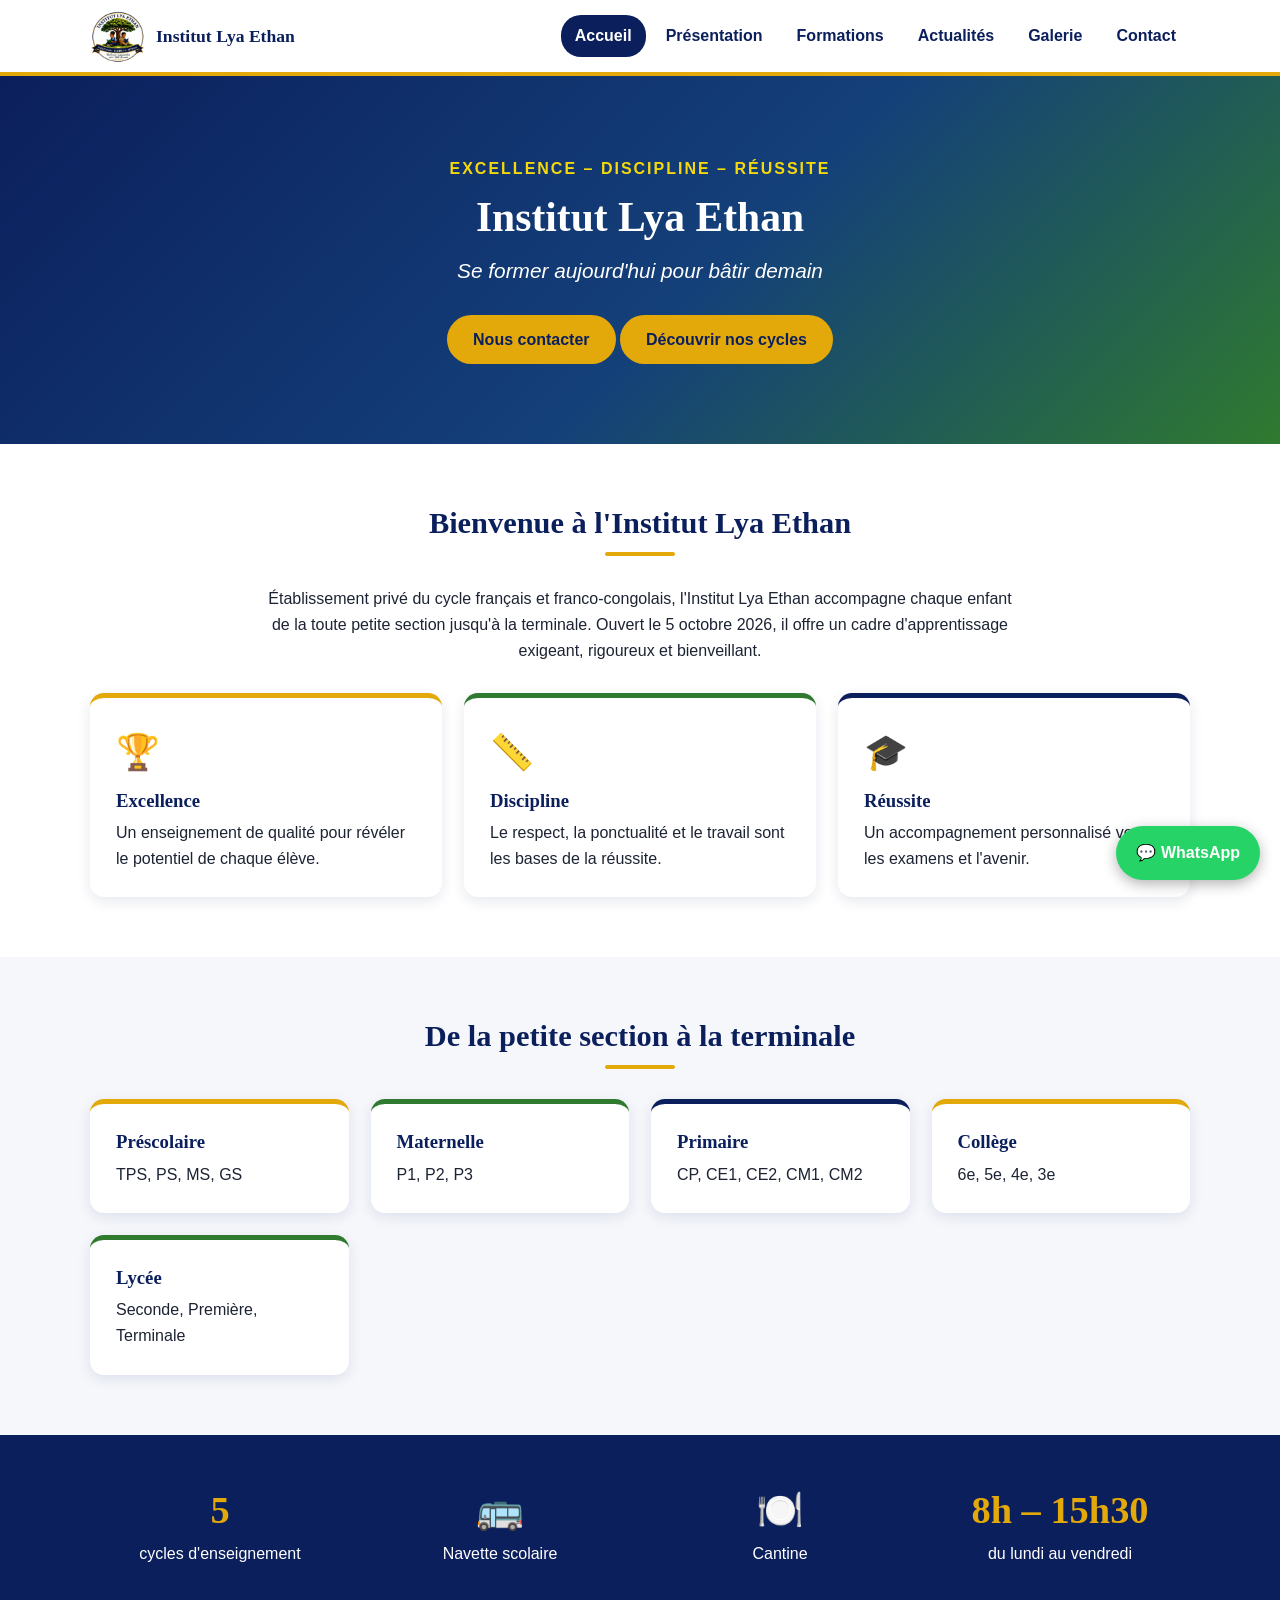
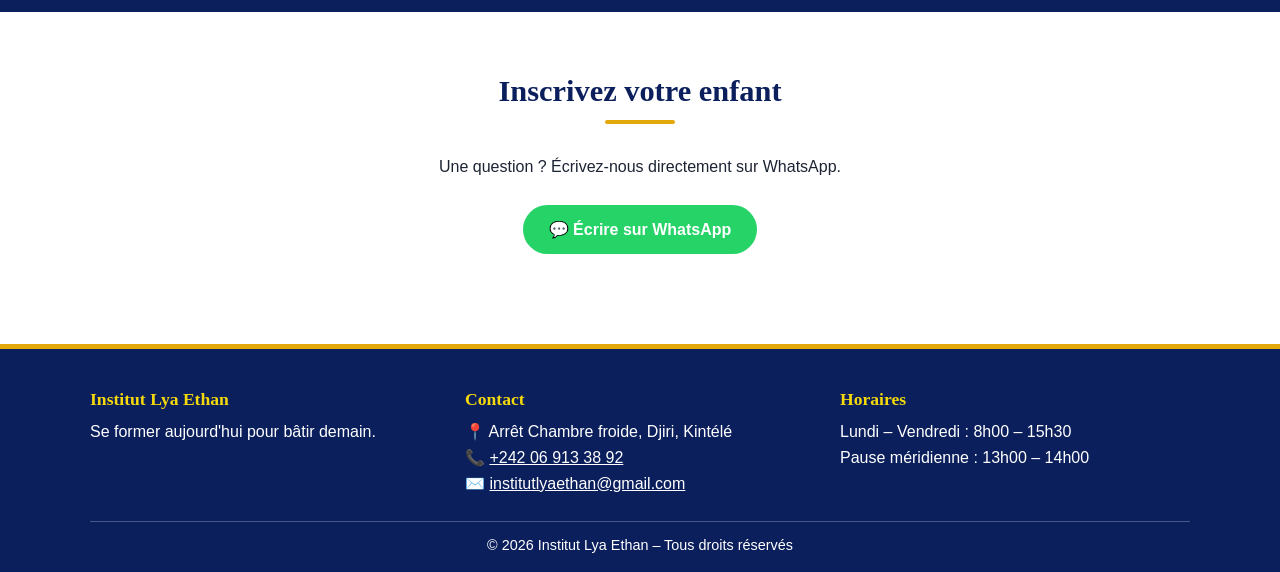
<file: index.html>
<!DOCTYPE html>
<html lang="fr">
<head>
  <meta charset="UTF-8">
  <!-- Indispensable pour l'affichage correct sur mobile -->
  <meta name="viewport" content="width=device-width, initial-scale=1.0">
  <meta name="description" content="Institut Lya Ethan : école privée du cycle français et franco-congolais, de la maternelle au lycée, à Kintélé.">
  <title>Accueil – Institut Lya Ethan</title>
  <!-- Lien vers la feuille de style -->
  <link rel="stylesheet" href="css/style.css">
</head>
<body>

  <!-- ===== EN-TÊTE + MENU (identique sur toutes les pages) ===== -->
  <header class="entete">
    <div class="conteneur entete-contenu">
      <a class="logo-lien" href="index.html">
        <img src="images/logo.png" alt="Logo de l'Institut Lya Ethan">
        <span>Institut Lya Ethan</span>
      </a>
      <!-- Case + bouton ☰ : ouvrent le menu sur mobile (sans JavaScript) -->
      <input type="checkbox" id="menu-toggle" class="menu-toggle">
      <label for="menu-toggle" class="menu-bouton" aria-label="Ouvrir le menu">☰</label>
      <nav class="menu">
        <!-- class="actif" met en évidence la page courante -->
        <a href="index.html" class="actif">Accueil</a>
        <a href="presentation.html">Présentation</a>
        <a href="formations.html">Formations</a>
        <a href="actualites.html">Actualités</a>
        <a href="galerie.html">Galerie</a>
        <a href="contact.html">Contact</a>
      </nav>
    </div>
  </header>

  <main>
    <!-- ===== BANDEAU D'ACCUEIL ===== -->
    <section class="hero">
      <div class="conteneur">
        <p class="devise">Excellence – Discipline – Réussite</p>
        <h1>Institut Lya Ethan</h1>
        <p class="slogan">Se former aujourd'hui pour bâtir demain</p>
        <a href="contact.html" class="bouton">Nous contacter</a>
        <a href="formations.html" class="bouton">Découvrir nos cycles</a>
      </div>
    </section>

    <!-- ===== MOT D'ACCUEIL ===== -->
    <section class="section">
      <div class="conteneur">
        <h2 class="titre-section">Bienvenue à l'Institut Lya Ethan</h2>
        <p class="texte-centre">
          Établissement privé du cycle français et franco-congolais, l'Institut Lya Ethan
          accompagne chaque enfant de la toute petite section jusqu'à la terminale.
          Ouvert le 5 octobre 2026, il offre un cadre d'apprentissage exigeant,
          rigoureux et bienveillant.
        </p>
        <div class="grille">
          <div class="carte">
            <div class="icone">🏆</div>
            <h3>Excellence</h3>
            <p>Un enseignement de qualité pour révéler le potentiel de chaque élève.</p>
          </div>
          <div class="carte vert">
            <div class="icone">📏</div>
            <h3>Discipline</h3>
            <p>Le respect, la ponctualité et le travail sont les bases de la réussite.</p>
          </div>
          <div class="carte bleu">
            <div class="icone">🎓</div>
            <h3>Réussite</h3>
            <p>Un accompagnement personnalisé vers les examens et l'avenir.</p>
          </div>
        </div>
      </div>
    </section>

    <!-- ===== CYCLES (aperçu) ===== -->
    <section class="section alterne">
      <div class="conteneur">
        <h2 class="titre-section">De la petite section à la terminale</h2>
        <div class="grille">
          <div class="carte"><h3>Préscolaire</h3><p>TPS, PS, MS, GS</p></div>
          <div class="carte vert"><h3>Maternelle</h3><p>P1, P2, P3</p></div>
          <div class="carte bleu"><h3>Primaire</h3><p>CP, CE1, CE2, CM1, CM2</p></div>
          <div class="carte"><h3>Collège</h3><p>6e, 5e, 4e, 3e</p></div>
          <div class="carte vert"><h3>Lycée</h3><p>Seconde, Première, Terminale</p></div>
        </div>
      </div>
    </section>

    <!-- ===== SERVICES ===== -->
    <section class="bloc-bleu">
      <div class="conteneur chiffres">
        <div><strong>5</strong>cycles d'enseignement</div>
        <div><strong>🚌</strong>Navette scolaire</div>
        <div><strong>🍽️</strong>Cantine</div>
        <div><strong>8h – 15h30</strong>du lundi au vendredi</div>
      </div>
    </section>

    <!-- ===== APPEL À L'ACTION ===== -->
    <section class="section">
      <div class="conteneur texte-centre">
        <h2 class="titre-section">Inscrivez votre enfant</h2>
        <p>Une question ? Écrivez-nous directement sur WhatsApp.</p><br>
        <a class="bouton bouton-whatsapp"
           href="https://wa.me/242069133892?text=Bonjour%2C%20je%20souhaite%20des%20informations%20sur%20l%27Institut%20Lya%20Ethan."
           target="_blank" rel="noopener">💬 Écrire sur WhatsApp</a>
      </div>
    </section>
  </main>

  <!-- ===== PIED DE PAGE (identique sur toutes les pages) ===== -->
  <footer class="pied">
    <div class="conteneur">
      <div class="pied-grille">
        <div>
          <h3>Institut Lya Ethan</h3>
          <p>Se former aujourd'hui pour bâtir demain.</p>
        </div>
        <div>
          <h3>Contact</h3>
          <p>📍 Arrêt Chambre froide, Djiri, Kintélé</p>
          <p>📞 <a href="tel:+242069133892">+242 06 913 38 92</a></p>
          <p>✉️ <a href="mailto:institutlyaethan@gmail.com">institutlyaethan@gmail.com</a></p>
        </div>
        <div>
          <h3>Horaires</h3>
          <p>Lundi – Vendredi : 8h00 – 15h30</p>
          <p>Pause méridienne : 13h00 – 14h00</p>
        </div>
      </div>
      <p class="copyright">© 2026 Institut Lya Ethan – Tous droits réservés</p>
    </div>
  </footer>

  <!-- Bouton WhatsApp flottant (visible sur toutes les pages) -->
  <a class="whatsapp-flottant"
     href="https://wa.me/242069133892?text=Bonjour%2C%20je%20souhaite%20des%20informations."
     target="_blank" rel="noopener">💬 WhatsApp</a>

</body>
</html>
</file>
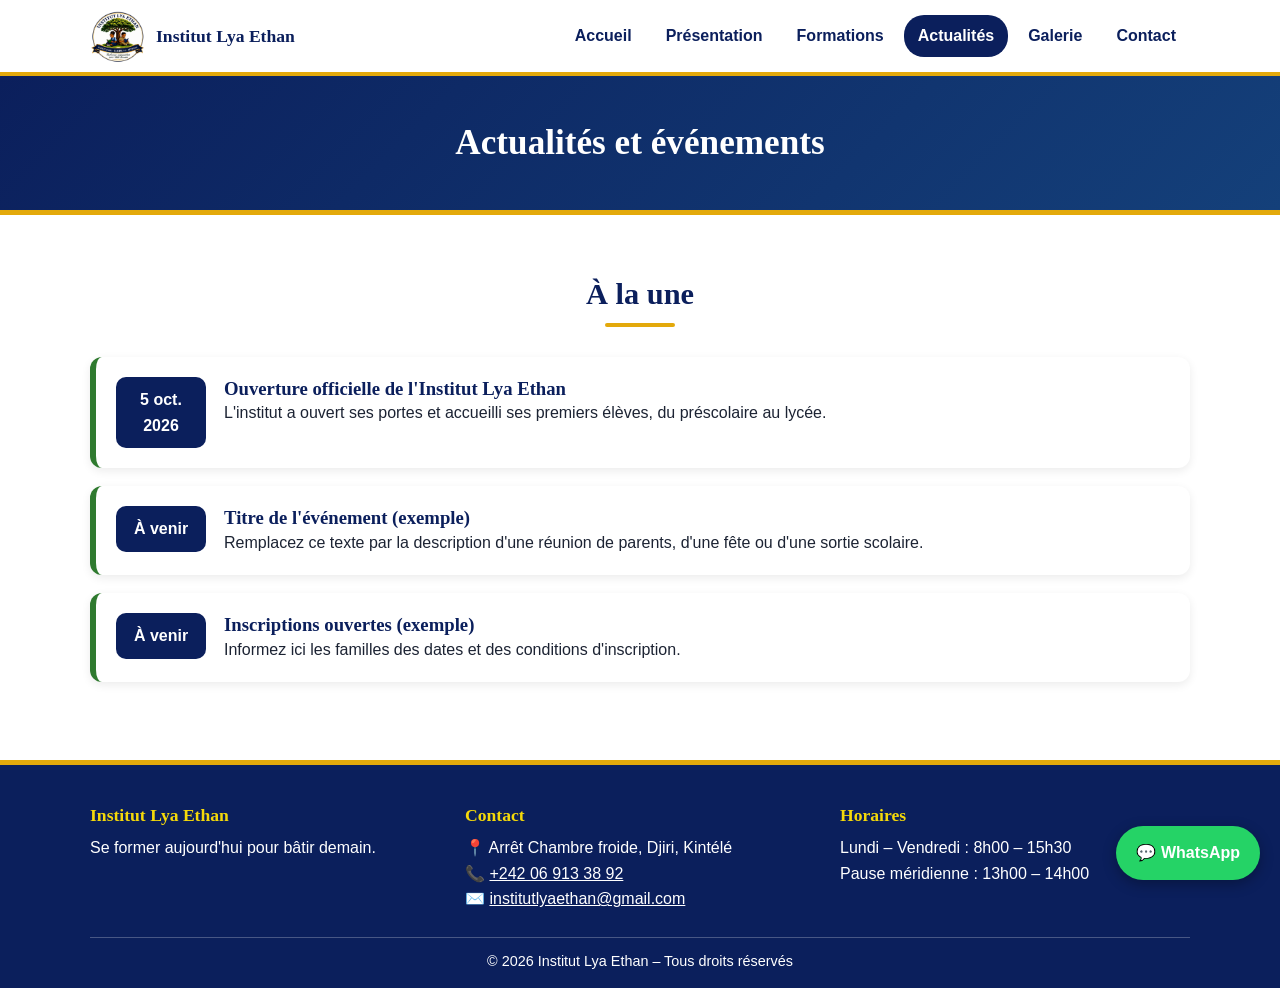
<file: actualites.html>
<!DOCTYPE html>
<html lang="fr">
<head>
  <meta charset="UTF-8">
  <meta name="viewport" content="width=device-width, initial-scale=1.0">
  <title>Actualités – Institut Lya Ethan</title>
  <link rel="stylesheet" href="css/style.css">
</head>
<body>

  <header class="entete">
    <div class="conteneur entete-contenu">
      <a class="logo-lien" href="index.html">
        <img src="images/logo.png" alt="Logo de l'Institut Lya Ethan">
        <span>Institut Lya Ethan</span>
      </a>
      <input type="checkbox" id="menu-toggle" class="menu-toggle">
      <label for="menu-toggle" class="menu-bouton" aria-label="Ouvrir le menu">☰</label>
      <nav class="menu">
        <a href="index.html">Accueil</a>
        <a href="presentation.html">Présentation</a>
        <a href="formations.html">Formations</a>
        <a href="actualites.html" class="actif">Actualités</a>
        <a href="galerie.html">Galerie</a>
        <a href="contact.html">Contact</a>
      </nav>
    </div>
  </header>

  <main>
    <section class="bandeau">
      <div class="conteneur"><h1>Actualités et événements</h1></div>
    </section>

    <section class="section">
      <div class="conteneur">
        <h2 class="titre-section">À la une</h2>

        <!-- POUR AJOUTER UNE ACTUALITÉ : copier-coller un bloc <article class="actu"> -->
        <article class="actu">
          <div class="date">5 oct.<br>2026</div>
          <div>
            <h3>Ouverture officielle de l'Institut Lya Ethan</h3>
            <p>L'institut a ouvert ses portes et accueilli ses premiers élèves, du préscolaire au lycée.</p>
          </div>
        </article>

        <!-- EXEMPLE À MODIFIER -->
        <article class="actu">
          <div class="date">À venir</div>
          <div>
            <h3>Titre de l'événement (exemple)</h3>
            <p>Remplacez ce texte par la description d'une réunion de parents, d'une fête ou d'une sortie scolaire.</p>
          </div>
        </article>

        <!-- EXEMPLE À MODIFIER -->
        <article class="actu">
          <div class="date">À venir</div>
          <div>
            <h3>Inscriptions ouvertes (exemple)</h3>
            <p>Informez ici les familles des dates et des conditions d'inscription.</p>
          </div>
        </article>
      </div>
    </section>
  </main>

  <footer class="pied">
    <div class="conteneur">
      <div class="pied-grille">
        <div><h3>Institut Lya Ethan</h3><p>Se former aujourd'hui pour bâtir demain.</p></div>
        <div>
          <h3>Contact</h3>
          <p>📍 Arrêt Chambre froide, Djiri, Kintélé</p>
          <p>📞 <a href="tel:+242069133892">+242 06 913 38 92</a></p>
          <p>✉️ <a href="mailto:institutlyaethan@gmail.com">institutlyaethan@gmail.com</a></p>
        </div>
        <div><h3>Horaires</h3><p>Lundi – Vendredi : 8h00 – 15h30</p><p>Pause méridienne : 13h00 – 14h00</p></div>
      </div>
      <p class="copyright">© 2026 Institut Lya Ethan – Tous droits réservés</p>
    </div>
  </footer>
  <a class="whatsapp-flottant" href="https://wa.me/242069133892?text=Bonjour%2C%20je%20souhaite%20des%20informations." target="_blank" rel="noopener">💬 WhatsApp</a>
</body>
</html>
</file>
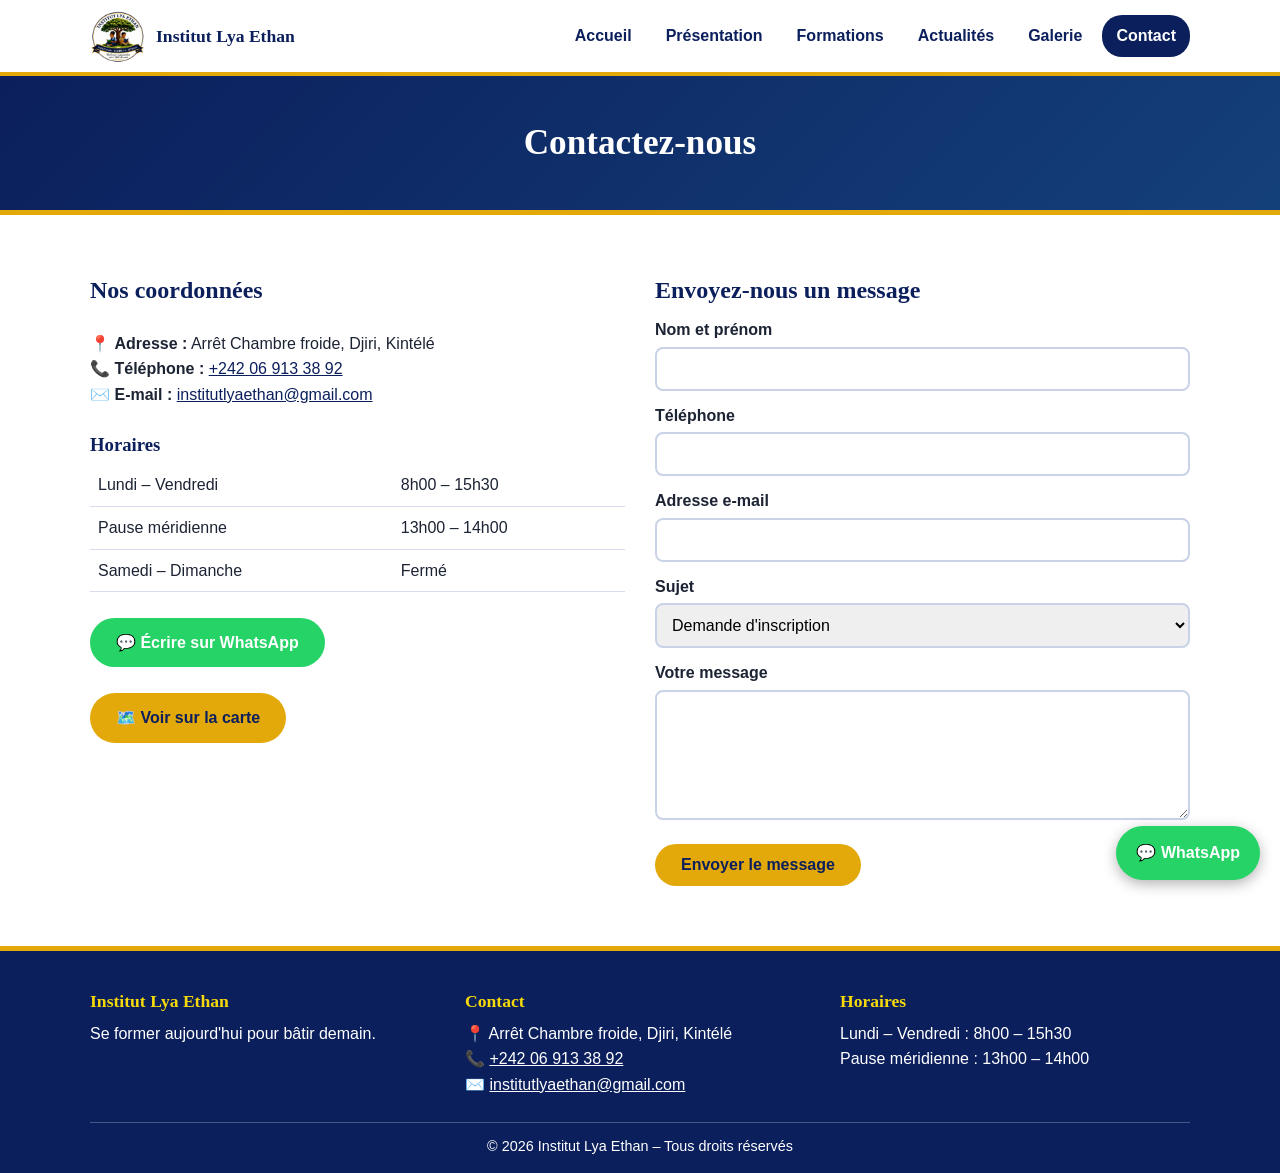
<file: contact.html>
<!DOCTYPE html>
<html lang="fr">
<head>
  <meta charset="UTF-8">
  <meta name="viewport" content="width=device-width, initial-scale=1.0">
  <title>Contact – Institut Lya Ethan</title>
  <link rel="stylesheet" href="css/style.css">
</head>
<body>

  <header class="entete">
    <div class="conteneur entete-contenu">
      <a class="logo-lien" href="index.html">
        <img src="images/logo.png" alt="Logo de l'Institut Lya Ethan">
        <span>Institut Lya Ethan</span>
      </a>
      <input type="checkbox" id="menu-toggle" class="menu-toggle">
      <label for="menu-toggle" class="menu-bouton" aria-label="Ouvrir le menu">☰</label>
      <nav class="menu">
        <a href="index.html">Accueil</a>
        <a href="presentation.html">Présentation</a>
        <a href="formations.html">Formations</a>
        <a href="actualites.html">Actualités</a>
        <a href="galerie.html">Galerie</a>
        <a href="contact.html" class="actif">Contact</a>
      </nav>
    </div>
  </header>

  <main>
    <section class="bandeau">
      <div class="conteneur"><h1>Contactez-nous</h1></div>
    </section>

    <section class="section">
      <div class="conteneur contact-grille">

        <!-- ===== COLONNE GAUCHE : COORDONNÉES ===== -->
        <div>
          <h2>Nos coordonnées</h2><br>
          <p>📍 <strong>Adresse :</strong> Arrêt Chambre froide, Djiri, Kintélé</p>
          <p>📞 <strong>Téléphone :</strong> <a href="tel:+242069133892">+242 06 913 38 92</a></p>
          <p>✉️ <strong>E-mail :</strong> <a href="mailto:institutlyaethan@gmail.com">institutlyaethan@gmail.com</a></p>
          <br>

          <h3>Horaires</h3>
          <table class="horaires">
            <tr><td>Lundi – Vendredi</td><td>8h00 – 15h30</td></tr>
            <tr><td>Pause méridienne</td><td>13h00 – 14h00</td></tr>
            <tr><td>Samedi – Dimanche</td><td>Fermé</td></tr>
          </table>
          <br>

          <!-- Lien WhatsApp : wa.me/ + numéro sans « + » ni espaces.
               Le paramètre ?text= pré-remplit le message. -->
          <a class="bouton bouton-whatsapp"
             href="https://wa.me/242069133892?text=Bonjour%2C%20je%20souhaite%20des%20informations%20sur%20l%27Institut%20Lya%20Ethan."
             target="_blank" rel="noopener">💬 Écrire sur WhatsApp</a>
          <br><br>

          <!-- Lien vers Google Maps (recherche de l'adresse) -->
          <a class="bouton"
             href="https://www.google.com/maps/search/?api=1&query=Chambre+froide+Djiri+Kintele+Brazzaville"
             target="_blank" rel="noopener">🗺️ Voir sur la carte</a>
        </div>

        <!-- ===== COLONNE DROITE : FORMULAIRE ===== -->
        <div>
          <h2>Envoyez-nous un message</h2>

          <!--
            FORMULAIRE EN HTML SEUL :
            action="mailto:..." ouvre le logiciel de messagerie du visiteur avec le
            message déjà rempli, adressé à l'institut.
            enctype="text/plain" garde le texte lisible.

            POUR UN ENVOI AUTOMATIQUE (sans logiciel de messagerie), toujours sans JavaScript :
            créer un compte gratuit sur formspree.io puis remplacer l'action par :
            action="https://formspree.io/f/VOTRE_IDENTIFIANT" method="POST"
          -->
          <form class="formulaire" action="mailto:institutlyaethan@gmail.com"
                method="post" enctype="text/plain">

            <label for="nom">Nom et prénom</label>
            <input type="text" id="nom" name="Nom" required>

            <label for="tel">Téléphone</label>
            <input type="tel" id="tel" name="Telephone">

            <label for="email">Adresse e-mail</label>
            <input type="email" id="email" name="Email" required>

            <label for="sujet">Sujet</label>
            <select id="sujet" name="Sujet">
              <option>Demande d'inscription</option>
              <option>Renseignements sur les cycles</option>
              <option>Navette scolaire</option>
              <option>Cantine</option>
              <option>Autre</option>
            </select>

            <label for="message">Votre message</label>
            <textarea id="message" name="Message" required></textarea>

            <button type="submit" class="bouton">Envoyer le message</button>
          </form>
        </div>

      </div>
    </section>
  </main>

  <footer class="pied">
    <div class="conteneur">
      <div class="pied-grille">
        <div><h3>Institut Lya Ethan</h3><p>Se former aujourd'hui pour bâtir demain.</p></div>
        <div>
          <h3>Contact</h3>
          <p>📍 Arrêt Chambre froide, Djiri, Kintélé</p>
          <p>📞 <a href="tel:+242069133892">+242 06 913 38 92</a></p>
          <p>✉️ <a href="mailto:institutlyaethan@gmail.com">institutlyaethan@gmail.com</a></p>
        </div>
        <div><h3>Horaires</h3><p>Lundi – Vendredi : 8h00 – 15h30</p><p>Pause méridienne : 13h00 – 14h00</p></div>
      </div>
      <p class="copyright">© 2026 Institut Lya Ethan – Tous droits réservés</p>
    </div>
  </footer>
  <a class="whatsapp-flottant" href="https://wa.me/242069133892?text=Bonjour%2C%20je%20souhaite%20des%20informations." target="_blank" rel="noopener">💬 WhatsApp</a>
</body>
</html>
</file>
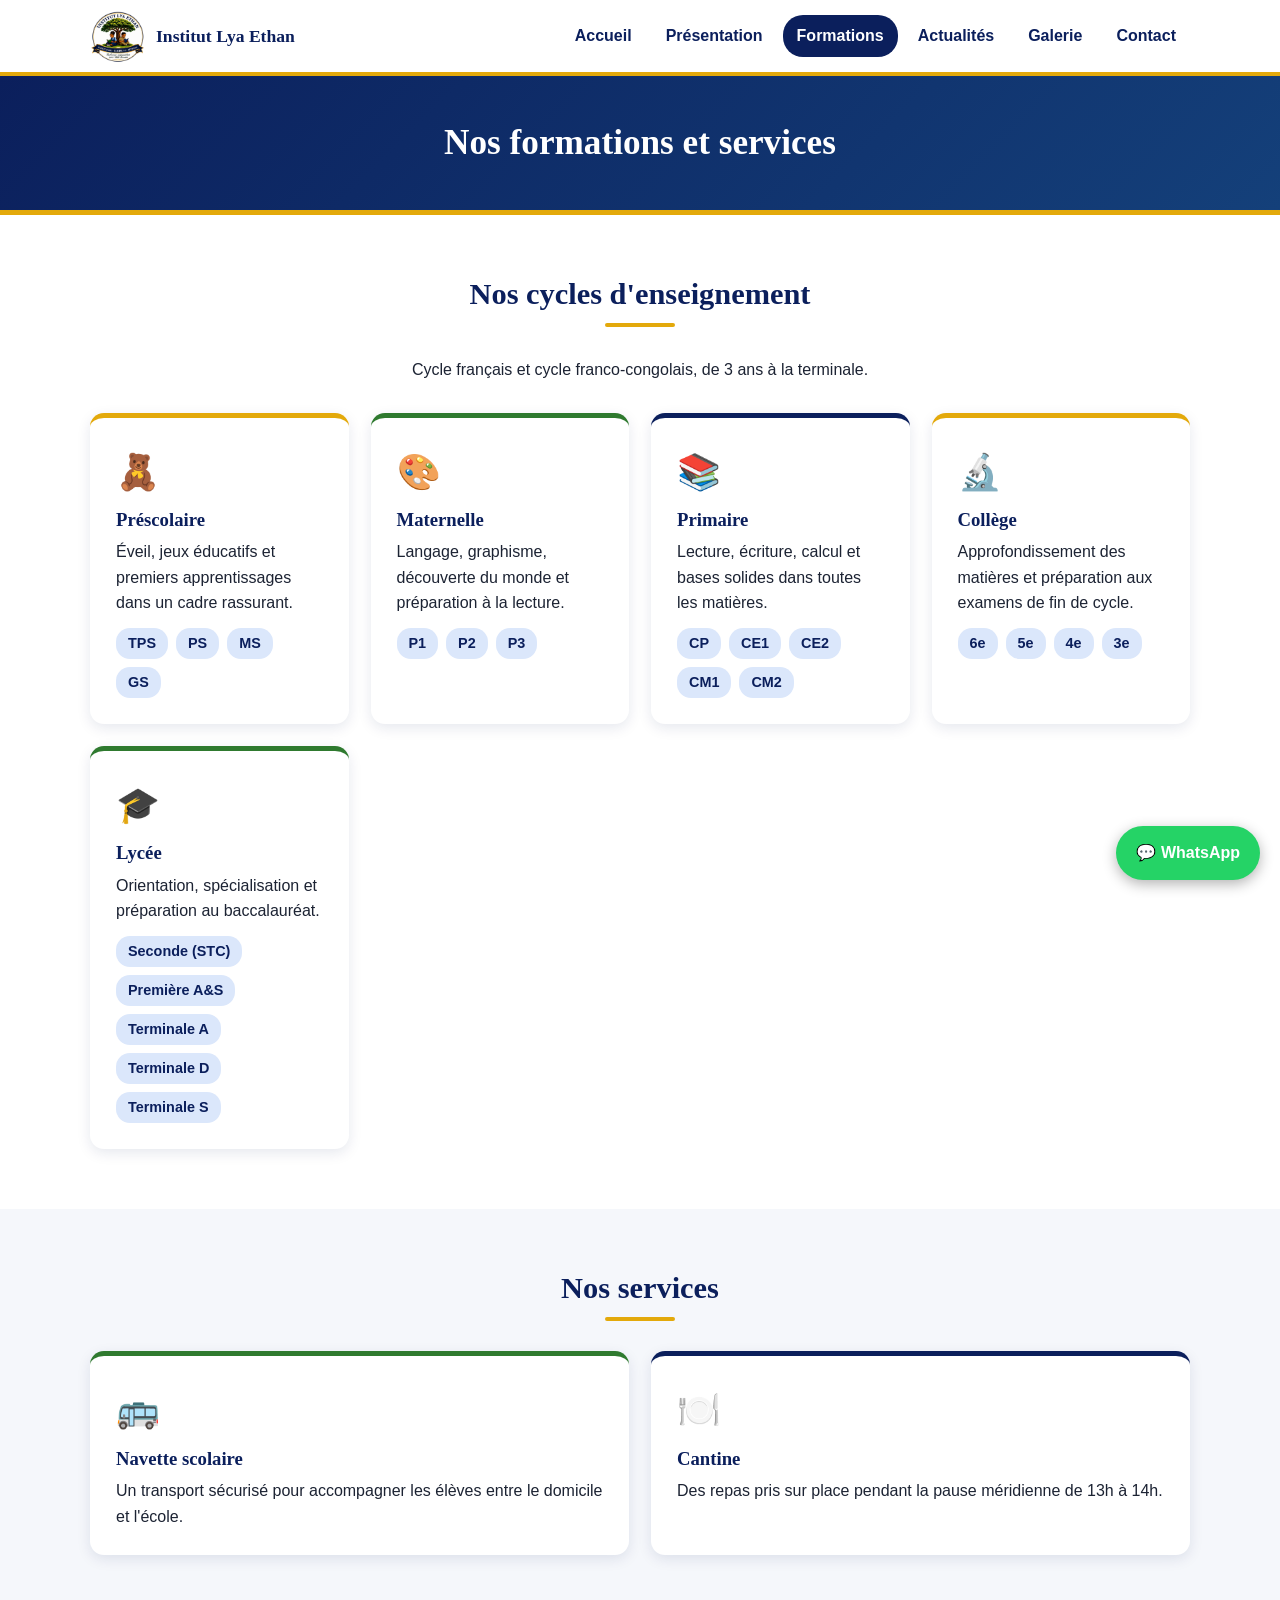
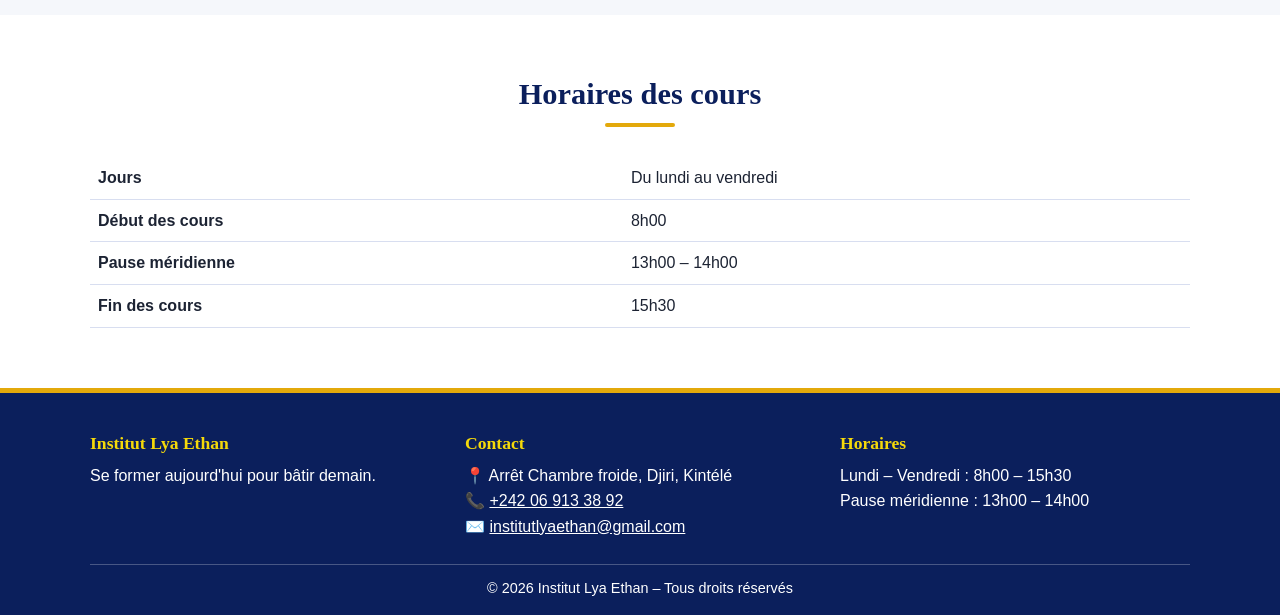
<file: formations.html>
<!DOCTYPE html>
<html lang="fr">
<head>
  <meta charset="UTF-8">
  <meta name="viewport" content="width=device-width, initial-scale=1.0">
  <title>Formations – Institut Lya Ethan</title>
  <link rel="stylesheet" href="css/style.css">
</head>
<body>

  <header class="entete">
    <div class="conteneur entete-contenu">
      <a class="logo-lien" href="index.html">
        <img src="images/logo.png" alt="Logo de l'Institut Lya Ethan">
        <span>Institut Lya Ethan</span>
      </a>
      <input type="checkbox" id="menu-toggle" class="menu-toggle">
      <label for="menu-toggle" class="menu-bouton" aria-label="Ouvrir le menu">☰</label>
      <nav class="menu">
        <a href="index.html">Accueil</a>
        <a href="presentation.html">Présentation</a>
        <a href="formations.html" class="actif">Formations</a>
        <a href="actualites.html">Actualités</a>
        <a href="galerie.html">Galerie</a>
        <a href="contact.html">Contact</a>
      </nav>
    </div>
  </header>

  <main>
    <section class="bandeau">
      <div class="conteneur"><h1>Nos formations et services</h1></div>
    </section>

    <!-- ===== LES CYCLES ===== -->
    <section class="section">
      <div class="conteneur">
        <h2 class="titre-section">Nos cycles d'enseignement</h2>
        <p class="texte-centre">Cycle français et cycle franco-congolais, de 3 ans à la terminale.</p>

        <div class="grille">

          <!-- PRÉSCOLAIRE -->
          <div class="carte">
            <div class="icone">🧸</div>
            <h3>Préscolaire</h3>
            <p>Éveil, jeux éducatifs et premiers apprentissages dans un cadre rassurant.</p>
            <div class="niveaux">
              <span>TPS</span><span>PS</span><span>MS</span><span>GS</span>
            </div>
          </div>

          <!-- MATERNELLE -->
          <div class="carte vert">
            <div class="icone">🎨</div>
            <h3>Maternelle</h3>
            <p>Langage, graphisme, découverte du monde et préparation à la lecture.</p>
            <div class="niveaux"><span>P1</span><span>P2</span><span>P3</span></div>
          </div>

          <!-- PRIMAIRE -->
          <div class="carte bleu">
            <div class="icone">📚</div>
            <h3>Primaire</h3>
            <p>Lecture, écriture, calcul et bases solides dans toutes les matières.</p>
            <div class="niveaux">
              <span>CP</span><span>CE1</span><span>CE2</span><span>CM1</span><span>CM2</span>
            </div>
          </div>

          <!-- COLLÈGE -->
          <div class="carte">
            <div class="icone">🔬</div>
            <h3>Collège</h3>
            <p>Approfondissement des matières et préparation aux examens de fin de cycle.</p>
            <div class="niveaux">
              <span>6e</span><span>5e</span><span>4e</span><span>3e</span>
            </div>
          </div>

          <!-- LYCÉE -->
          <div class="carte vert">
            <div class="icone">🎓</div>
            <h3>Lycée</h3>
            <p>Orientation, spécialisation et préparation au baccalauréat.</p>
            <div class="niveaux">
              <span>Seconde (STC)</span>
              <span>Première A&amp;S</span>
              <span>Terminale A</span>
              <span>Terminale D</span>
              <span>Terminale S</span>
            </div>
          </div>
        </div>
      </div>
    </section>

    <!-- ===== LES SERVICES ===== -->
    <section class="section alterne">
      <div class="conteneur">
        <h2 class="titre-section">Nos services</h2>
        <div class="grille">
          <div class="carte vert">
            <div class="icone">🚌</div>
            <h3>Navette scolaire</h3>
            <p>Un transport sécurisé pour accompagner les élèves entre le domicile et l'école.</p>
          </div>
          <div class="carte bleu">
            <div class="icone">🍽️</div>
            <h3>Cantine</h3>
            <p>Des repas pris sur place pendant la pause méridienne de 13h à 14h.</p>
          </div>
        </div>
      </div>
    </section>

    <!-- ===== HORAIRES ===== -->
    <section class="section">
      <div class="conteneur">
        <h2 class="titre-section">Horaires des cours</h2>
        <table class="horaires">
          <tr><td><strong>Jours</strong></td><td>Du lundi au vendredi</td></tr>
          <tr><td><strong>Début des cours</strong></td><td>8h00</td></tr>
          <tr><td><strong>Pause méridienne</strong></td><td>13h00 – 14h00</td></tr>
          <tr><td><strong>Fin des cours</strong></td><td>15h30</td></tr>
        </table>
      </div>
    </section>
  </main>

  <footer class="pied">
    <div class="conteneur">
      <div class="pied-grille">
        <div><h3>Institut Lya Ethan</h3><p>Se former aujourd'hui pour bâtir demain.</p></div>
        <div>
          <h3>Contact</h3>
          <p>📍 Arrêt Chambre froide, Djiri, Kintélé</p>
          <p>📞 <a href="tel:+242069133892">+242 06 913 38 92</a></p>
          <p>✉️ <a href="mailto:institutlyaethan@gmail.com">institutlyaethan@gmail.com</a></p>
        </div>
        <div><h3>Horaires</h3><p>Lundi – Vendredi : 8h00 – 15h30</p><p>Pause méridienne : 13h00 – 14h00</p></div>
      </div>
      <p class="copyright">© 2026 Institut Lya Ethan – Tous droits réservés</p>
    </div>
  </footer>
  <a class="whatsapp-flottant" href="https://wa.me/242069133892?text=Bonjour%2C%20je%20souhaite%20des%20informations." target="_blank" rel="noopener">💬 WhatsApp</a>
</body>
</html>
</file>
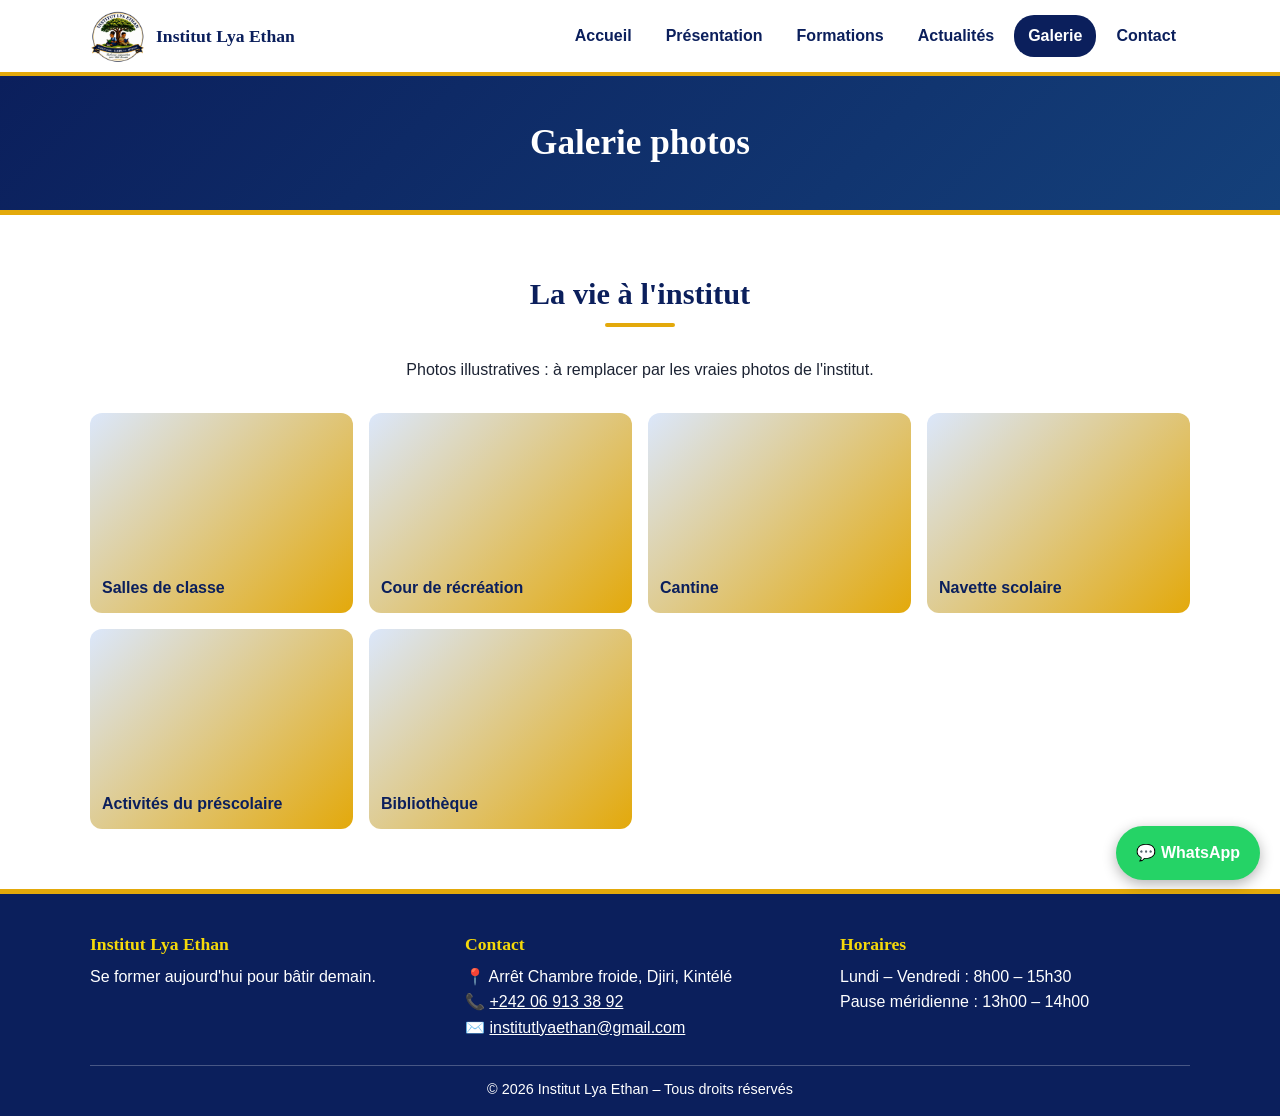
<file: galerie.html>
<!DOCTYPE html>
<html lang="fr">
<head>
  <meta charset="UTF-8">
  <meta name="viewport" content="width=device-width, initial-scale=1.0">
  <title>Galerie – Institut Lya Ethan</title>
  <link rel="stylesheet" href="css/style.css">
</head>
<body>

  <header class="entete">
    <div class="conteneur entete-contenu">
      <a class="logo-lien" href="index.html">
        <img src="images/logo.png" alt="Logo de l'Institut Lya Ethan">
        <span>Institut Lya Ethan</span>
      </a>
      <input type="checkbox" id="menu-toggle" class="menu-toggle">
      <label for="menu-toggle" class="menu-bouton" aria-label="Ouvrir le menu">☰</label>
      <nav class="menu">
        <a href="index.html">Accueil</a>
        <a href="presentation.html">Présentation</a>
        <a href="formations.html">Formations</a>
        <a href="actualites.html">Actualités</a>
        <a href="galerie.html" class="actif">Galerie</a>
        <a href="contact.html">Contact</a>
      </nav>
    </div>
  </header>

  <main>
    <section class="bandeau">
      <div class="conteneur"><h1>Galerie photos</h1></div>
    </section>

    <section class="section">
      <div class="conteneur">
        <h2 class="titre-section">La vie à l'institut</h2>
        <p class="texte-centre">
          Photos illustratives : à remplacer par les vraies photos de l'institut.
        </p>

        <div class="galerie">
          <!--
            POUR METTRE UNE VRAIE PHOTO :
            1. Placer l'image dans le dossier images/ (ex. classe1.jpg)
            2. Remplacer le texte du bloc par :
               <img src="images/classe1.jpg" alt="Description de la photo">
            Toujours renseigner l'attribut alt (accessibilité).
          -->
          <div class="photo">Salles de classe</div>
          <div class="photo">Cour de récréation</div>
          <div class="photo">Cantine</div>
          <div class="photo">Navette scolaire</div>
          <div class="photo">Activités du préscolaire</div>
          <div class="photo">Bibliothèque</div>
        </div>
      </div>
    </section>
  </main>

  <footer class="pied">
    <div class="conteneur">
      <div class="pied-grille">
        <div><h3>Institut Lya Ethan</h3><p>Se former aujourd'hui pour bâtir demain.</p></div>
        <div>
          <h3>Contact</h3>
          <p>📍 Arrêt Chambre froide, Djiri, Kintélé</p>
          <p>📞 <a href="tel:+242069133892">+242 06 913 38 92</a></p>
          <p>✉️ <a href="mailto:institutlyaethan@gmail.com">institutlyaethan@gmail.com</a></p>
        </div>
        <div><h3>Horaires</h3><p>Lundi – Vendredi : 8h00 – 15h30</p><p>Pause méridienne : 13h00 – 14h00</p></div>
      </div>
      <p class="copyright">© 2026 Institut Lya Ethan – Tous droits réservés</p>
    </div>
  </footer>
  <a class="whatsapp-flottant" href="https://wa.me/242069133892?text=Bonjour%2C%20je%20souhaite%20des%20informations." target="_blank" rel="noopener">💬 WhatsApp</a>
</body>
</html>
</file>
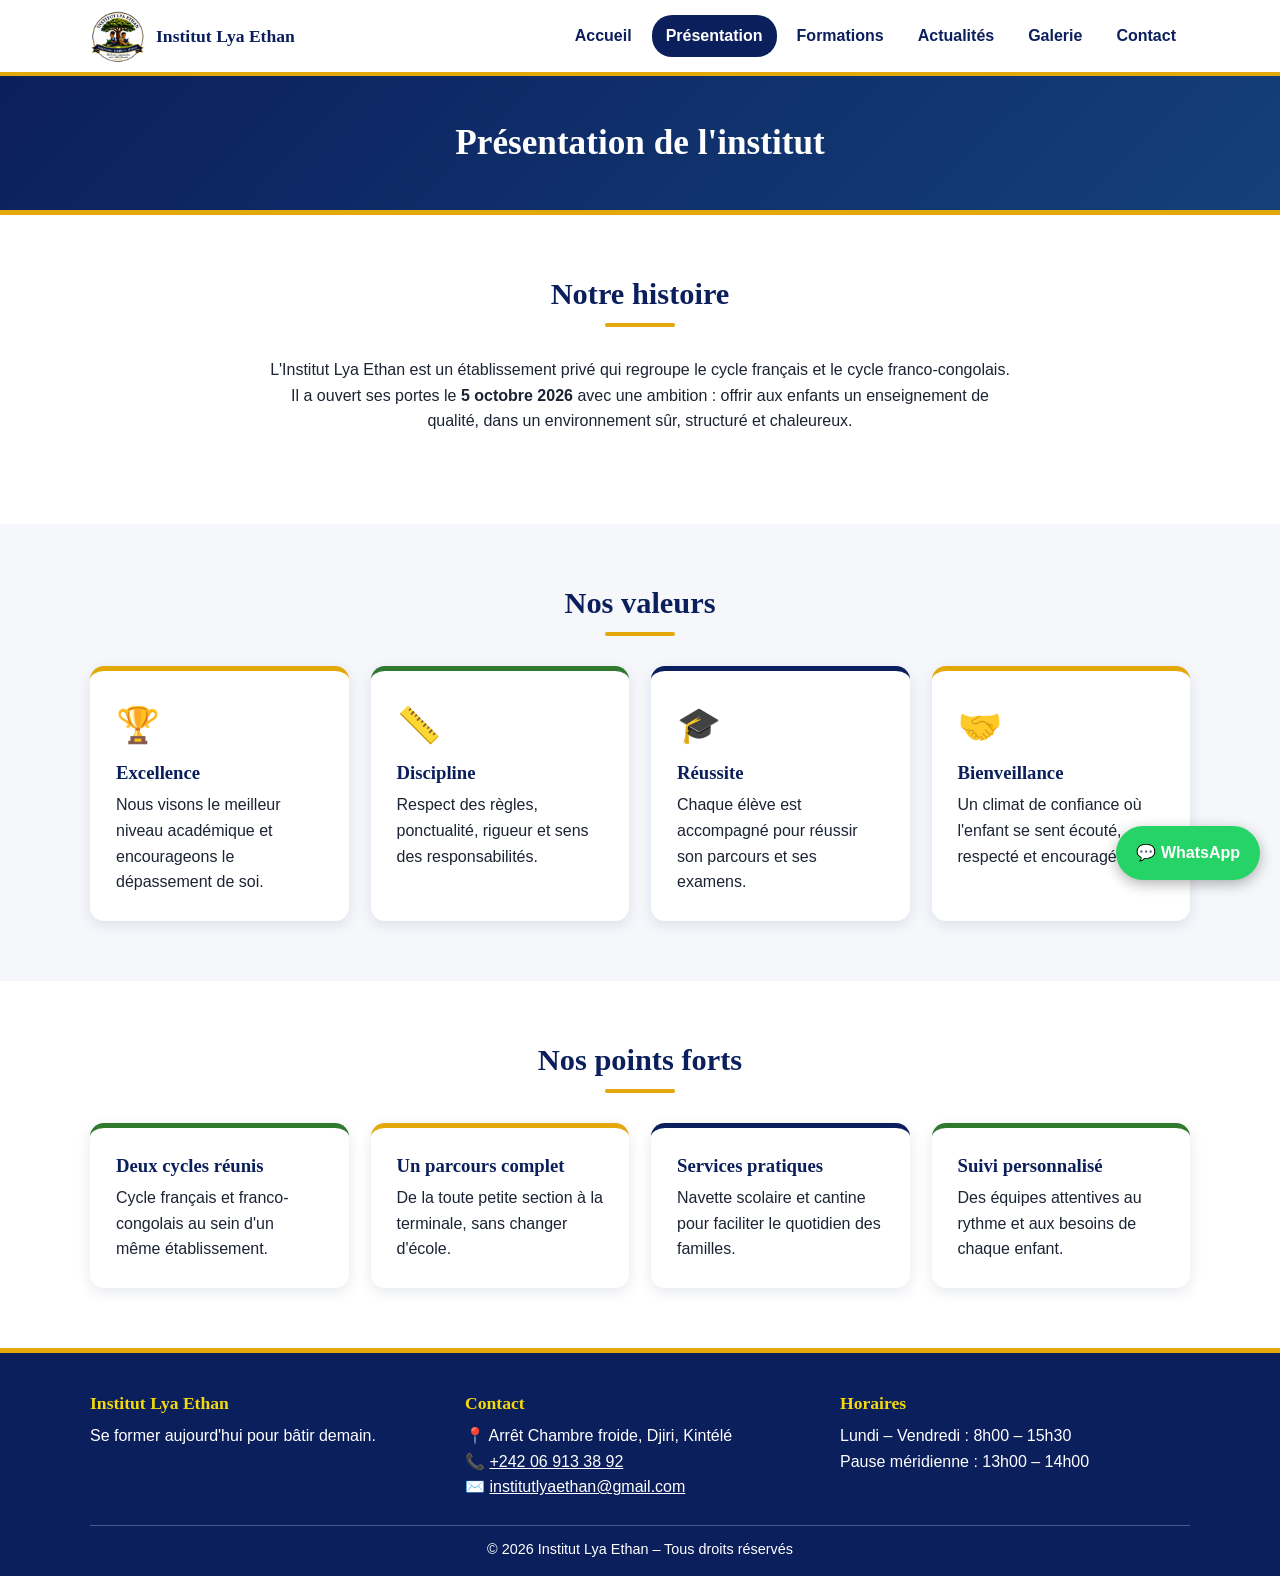
<file: presentation.html>
<!DOCTYPE html>
<html lang="fr">
<head>
  <meta charset="UTF-8">
  <meta name="viewport" content="width=device-width, initial-scale=1.0">
  <title>Présentation – Institut Lya Ethan</title>
  <link rel="stylesheet" href="css/style.css">
</head>
<body>

  <header class="entete">
    <div class="conteneur entete-contenu">
      <a class="logo-lien" href="index.html">
        <img src="images/logo.png" alt="Logo de l'Institut Lya Ethan">
        <span>Institut Lya Ethan</span>
      </a>
      <input type="checkbox" id="menu-toggle" class="menu-toggle">
      <label for="menu-toggle" class="menu-bouton" aria-label="Ouvrir le menu">☰</label>
      <nav class="menu">
        <a href="index.html">Accueil</a>
        <a href="presentation.html" class="actif">Présentation</a>
        <a href="formations.html">Formations</a>
        <a href="actualites.html">Actualités</a>
        <a href="galerie.html">Galerie</a>
        <a href="contact.html">Contact</a>
      </nav>
    </div>
  </header>

  <main>
    <section class="bandeau">
      <div class="conteneur"><h1>Présentation de l'institut</h1></div>
    </section>

    <!-- ===== NOTRE HISTOIRE ===== -->
    <section class="section">
      <div class="conteneur">
        <h2 class="titre-section">Notre histoire</h2>
        <p class="texte-centre">
          L'Institut Lya Ethan est un établissement privé qui regroupe le cycle français
          et le cycle franco-congolais. Il a ouvert ses portes le <strong>5 octobre 2026</strong>
          avec une ambition : offrir aux enfants un enseignement de qualité,
          dans un environnement sûr, structuré et chaleureux.
        </p>
        <!-- TEXTE À MODIFIER : ajouter ici le mot du directeur / de la directrice -->
      </div>
    </section>

    <!-- ===== NOS VALEURS ===== -->
    <section class="section alterne">
      <div class="conteneur">
        <h2 class="titre-section">Nos valeurs</h2>
        <div class="grille">
          <div class="carte">
            <div class="icone">🏆</div>
            <h3>Excellence</h3>
            <p>Nous visons le meilleur niveau académique et encourageons le dépassement de soi.</p>
          </div>
          <div class="carte vert">
            <div class="icone">📏</div>
            <h3>Discipline</h3>
            <p>Respect des règles, ponctualité, rigueur et sens des responsabilités.</p>
          </div>
          <div class="carte bleu">
            <div class="icone">🎓</div>
            <h3>Réussite</h3>
            <p>Chaque élève est accompagné pour réussir son parcours et ses examens.</p>
          </div>
          <div class="carte">
            <div class="icone">🤝</div>
            <h3>Bienveillance</h3>
            <p>Un climat de confiance où l'enfant se sent écouté, respecté et encouragé.</p>
          </div>
        </div>
      </div>
    </section>

    <!-- ===== POINTS FORTS ===== -->
    <section class="section">
      <div class="conteneur">
        <h2 class="titre-section">Nos points forts</h2>
        <div class="grille">
          <div class="carte vert">
            <h3>Deux cycles réunis</h3>
            <p>Cycle français et franco-congolais au sein d'un même établissement.</p>
          </div>
          <div class="carte">
            <h3>Un parcours complet</h3>
            <p>De la toute petite section à la terminale, sans changer d'école.</p>
          </div>
          <div class="carte bleu">
            <h3>Services pratiques</h3>
            <p>Navette scolaire et cantine pour faciliter le quotidien des familles.</p>
          </div>
          <div class="carte vert">
            <h3>Suivi personnalisé</h3>
            <p>Des équipes attentives au rythme et aux besoins de chaque enfant.</p>
          </div>
        </div>
      </div>
    </section>
  </main>

  <!-- Pied de page + bouton WhatsApp : copier depuis index.html -->
  <footer class="pied">
    <div class="conteneur">
      <div class="pied-grille">
        <div><h3>Institut Lya Ethan</h3><p>Se former aujourd'hui pour bâtir demain.</p></div>
        <div>
          <h3>Contact</h3>
          <p>📍 Arrêt Chambre froide, Djiri, Kintélé</p>
          <p>📞 <a href="tel:+242069133892">+242 06 913 38 92</a></p>
          <p>✉️ <a href="mailto:institutlyaethan@gmail.com">institutlyaethan@gmail.com</a></p>
        </div>
        <div><h3>Horaires</h3><p>Lundi – Vendredi : 8h00 – 15h30</p><p>Pause méridienne : 13h00 – 14h00</p></div>
      </div>
      <p class="copyright">© 2026 Institut Lya Ethan – Tous droits réservés</p>
    </div>
  </footer>
  <a class="whatsapp-flottant" href="https://wa.me/242069133892?text=Bonjour%2C%20je%20souhaite%20des%20informations." target="_blank" rel="noopener">💬 WhatsApp</a>
</body>
</html>
</file>
<file: css/style.css>
/* =====================================================
   FEUILLE DE STYLE – INSTITUT LYA ETHAN
   Charte graphique reprise du logo :
   bleu marine, or, vert feuillage, jaune des fleurs
   ===================================================== */

/* ---------- 1. VARIABLES DE COULEURS ----------
   Les variables permettent de changer une couleur
   à un seul endroit pour tout le site. */
:root {
  --bleu: #0b1f5c;        /* bleu marine du logo */
  --bleu-clair: #dbe7fb;  /* bleu clair des uniformes */
  --or: #e3a90b;          /* or du ruban et des bordures */
  --vert: #2f7a2f;        /* vert de l'arbre */
  --jaune: #f5d90a;       /* jaune des fleurs */
  --blanc: #ffffff;
  --gris: #f5f7fb;        /* fond des sections alternées */
  --texte: #1c2333;
}

/* ---------- 2. REMISE À ZÉRO ET BASE ---------- */
* {
  box-sizing: border-box;  /* la largeur inclut marges internes et bordures */
  margin: 0;
  padding: 0;
}

html {
  scroll-behavior: smooth; /* défilement doux */
}

body {
  font-family: "Segoe UI", Arial, sans-serif;
  color: var(--texte);
  line-height: 1.6;
  background: var(--blanc);
}

img {
  max-width: 100%;  /* une image ne dépasse jamais son conteneur (responsive) */
  display: block;
}

a {
  color: var(--bleu);
}

h1, h2, h3 {
  font-family: Georgia, "Times New Roman", serif;
  color: var(--bleu);
  line-height: 1.25;
}

/* Conteneur central : limite la largeur du contenu et le centre */
.conteneur {
  width: 90%;
  max-width: 1100px;
  margin: 0 auto;
}

/* ---------- 3. EN-TÊTE ET MENU ---------- */
.entete {
  background: var(--blanc);
  border-bottom: 4px solid var(--or);
  position: sticky;   /* reste visible en haut quand on fait défiler */
  top: 0;
  z-index: 100;
}

.entete-contenu {
  display: flex;               /* logo à gauche, menu à droite */
  align-items: center;
  justify-content: space-between;
  padding: 8px 0;
}

.logo-lien {
  display: flex;
  align-items: center;
  gap: 10px;
  text-decoration: none;
  font-family: Georgia, serif;
  font-weight: bold;
  color: var(--bleu);
  font-size: 1.1rem;
}

.logo-lien img {
  height: 56px;
  width: 56px;
}

.menu {
  display: flex;
  gap: 6px;
}

.menu a {
  text-decoration: none;
  color: var(--bleu);
  font-weight: 600;
  padding: 8px 14px;
  border-radius: 20px;
  transition: background 0.2s, color 0.2s; /* animation au survol */
}

.menu a:hover,
.menu a.actif {                 /* page courante ou survol */
  background: var(--bleu);
  color: var(--blanc);
}

/* Menu mobile SANS JavaScript : « astuce de la case à cocher ».
   La case est cachée ; cliquer sur le bouton ☰ (un label) la coche,
   et le sélecteur :checked affiche alors le menu. */
.menu-toggle {
  display: none;
}

.menu-bouton {
  display: none;               /* visible seulement sur mobile (voir §10) */
  font-size: 2rem;
  color: var(--bleu);
  cursor: pointer;
}

/* ---------- 4. BANDEAU D'ACCUEIL (HERO) ---------- */
.hero {
  /* Dégradé bleu → vert. Pour mettre une photo à la place :
     background: linear-gradient(rgba(11,31,92,.7), rgba(11,31,92,.7)),
                 url("../images/hero.jpg") center/cover; */
  background: linear-gradient(135deg, var(--bleu) 0%, #14407a 55%, var(--vert) 100%);
  color: var(--blanc);
  text-align: center;
  padding: 80px 0;
}

.hero h1 {
  color: var(--blanc);
  font-size: 2.6rem;
  margin-bottom: 10px;
}

.hero .devise {
  color: var(--jaune);
  font-weight: bold;
  letter-spacing: 2px;
  text-transform: uppercase;
  margin-bottom: 10px;
}

.hero .slogan {
  font-style: italic;
  font-size: 1.3rem;
  margin-bottom: 28px;
}

/* Petit bandeau de titre pour les pages intérieures */
.bandeau {
  background: linear-gradient(135deg, var(--bleu), #14407a);
  color: var(--blanc);
  text-align: center;
  padding: 45px 0;
  border-bottom: 5px solid var(--or);
}

.bandeau h1 {
  color: var(--blanc);
  font-size: 2.2rem;
}

/* ---------- 5. BOUTONS ---------- */
.bouton {
  display: inline-block;
  background: var(--or);
  color: var(--bleu);
  font-weight: bold;
  text-decoration: none;
  padding: 12px 26px;
  border-radius: 30px;
  border: none;
  cursor: pointer;
  font-size: 1rem;
  transition: transform 0.2s, background 0.2s;
}

.bouton:hover {
  background: var(--jaune);
  transform: translateY(-2px);  /* léger effet de soulèvement */
}

.bouton-whatsapp {
  background: #25d366;          /* vert officiel WhatsApp */
  color: var(--blanc);
}

.bouton-whatsapp:hover {
  background: #1ebe5a;
}

/* ---------- 6. SECTIONS ET TITRES ---------- */
.section {
  padding: 60px 0;
}

.section.alterne {
  background: var(--gris);      /* fond différent une section sur deux */
}

.titre-section {
  text-align: center;
  font-size: 1.9rem;
  margin-bottom: 8px;
}

/* Petit trait doré sous les titres, comme sur le logo */
.titre-section::after {
  content: "";
  display: block;
  width: 70px;
  height: 4px;
  background: var(--or);
  margin: 10px auto 30px;
  border-radius: 2px;
}

.texte-centre {
  text-align: center;
  max-width: 750px;
  margin: 0 auto 30px;
}

/* ---------- 7. CARTES (grille responsive) ---------- */
/* auto-fit + minmax : le nombre de colonnes s'adapte tout seul
   à la largeur de l'écran, sans règle spéciale pour le mobile. */
.grille {
  display: grid;
  grid-template-columns: repeat(auto-fit, minmax(240px, 1fr));
  gap: 22px;
}

.carte {
  background: var(--blanc);
  border-radius: 14px;
  padding: 26px;
  box-shadow: 0 4px 14px rgba(11, 31, 92, 0.1);
  border-top: 5px solid var(--or);
  transition: transform 0.2s;
}

.carte:hover {
  transform: translateY(-5px);
}

.carte h3 {
  margin-bottom: 8px;
}

.carte .icone {
  font-size: 2.2rem;
  margin-bottom: 8px;
}

.carte ul {
  margin: 10px 0 0 20px;
}

/* Étiquettes pour les niveaux (CP, CE1, 6e...) */
.niveaux {
  display: flex;
  flex-wrap: wrap;
  gap: 8px;
  margin-top: 12px;
}

.niveaux span {
  background: var(--bleu-clair);
  color: var(--bleu);
  font-weight: bold;
  padding: 4px 12px;
  border-radius: 14px;
  font-size: 0.9rem;
}

/* Couleur du trait supérieur selon le cycle */
.carte.vert { border-top-color: var(--vert); }
.carte.bleu { border-top-color: var(--bleu); }

/* ---------- 8. CHIFFRES CLÉS ---------- */
.chiffres {
  display: grid;
  grid-template-columns: repeat(auto-fit, minmax(160px, 1fr));
  gap: 20px;
  text-align: center;
}

.chiffres strong {
  display: block;
  font-size: 2.4rem;
  color: var(--or);
  font-family: Georgia, serif;
}

.bloc-bleu {
  background: var(--bleu);
  color: var(--blanc);
  padding: 45px 0;
}

/* ---------- 9. ACTUALITÉS, GALERIE, CONTACT ---------- */
.actu {
  display: flex;
  gap: 18px;
  background: var(--blanc);
  border-radius: 12px;
  padding: 20px;
  margin-bottom: 18px;
  box-shadow: 0 3px 10px rgba(0, 0, 0, 0.08);
  border-left: 6px solid var(--vert);
}

.actu .date {
  min-width: 90px;
  text-align: center;
  background: var(--bleu);
  color: var(--blanc);
  border-radius: 10px;
  padding: 10px;
  font-weight: bold;
  height: fit-content;
}

/* Galerie : espaces réservés à remplacer par de vraies photos */
.galerie {
  display: grid;
  grid-template-columns: repeat(auto-fill, minmax(260px, 1fr));
  gap: 16px;
}

.photo {
  height: 200px;
  border-radius: 12px;
  background: linear-gradient(135deg, var(--bleu-clair), var(--or));
  display: flex;
  align-items: flex-end;
  padding: 12px;
  color: var(--bleu);
  font-weight: bold;
  overflow: hidden;
}

/* Quand on met une vraie <img> dans .photo, elle remplit le cadre */
.photo img {
  width: 100%;
  height: 100%;
  object-fit: cover;
}

/* Disposition du contact : infos à gauche, formulaire à droite */
.contact-grille {
  display: grid;
  grid-template-columns: 1fr 1fr;
  gap: 30px;
}

.formulaire label {
  display: block;
  font-weight: 600;
  margin: 12px 0 4px;
}

.formulaire input,
.formulaire select,
.formulaire textarea {
  width: 100%;
  padding: 11px;
  border: 2px solid #c9d2e6;
  border-radius: 8px;
  font-size: 1rem;
  font-family: inherit;
}

.formulaire input:focus,
.formulaire select:focus,
.formulaire textarea:focus {
  outline: none;
  border-color: var(--or);       /* contour doré quand on écrit */
}

.formulaire textarea {
  min-height: 130px;
  resize: vertical;
}

.formulaire .bouton {
  margin-top: 16px;
}

.horaires {
  width: 100%;
  border-collapse: collapse;
  margin-top: 8px;
}

.horaires td {
  padding: 8px;
  border-bottom: 1px solid #d8def0;
}

/* ---------- 10. PIED DE PAGE ---------- */
.pied {
  background: var(--bleu);
  color: var(--blanc);
  padding: 40px 0 15px;
  border-top: 5px solid var(--or);
}

.pied-grille {
  display: grid;
  grid-template-columns: repeat(auto-fit, minmax(220px, 1fr));
  gap: 25px;
}

.pied h3 {
  color: var(--jaune);
  margin-bottom: 8px;
  font-size: 1.1rem;
}

.pied a {
  color: var(--blanc);
}

.copyright {
  text-align: center;
  margin-top: 25px;
  padding-top: 12px;
  border-top: 1px solid rgba(255, 255, 255, 0.25);
  font-size: 0.9rem;
}

/* ---------- 11. BOUTON WHATSAPP FLOTTANT ---------- */
/* position: fixed → le bouton reste en bas à droite quel que soit le défilement */
.whatsapp-flottant {
  position: fixed;
  bottom: 20px;
  right: 20px;
  background: #25d366;
  color: var(--blanc);
  text-decoration: none;
  font-weight: bold;
  padding: 14px 20px;
  border-radius: 40px;
  box-shadow: 0 4px 14px rgba(0, 0, 0, 0.3);
  z-index: 200;
}

.whatsapp-flottant:hover {
  background: #1ebe5a;
}

/* =====================================================
   12. ADAPTATION AUX MOBILES (RESPONSIVE)
   Ces règles ne s'appliquent que si l'écran fait
   moins de 800 px de large (tablettes et téléphones).
   ===================================================== */
@media (max-width: 800px) {

  .menu-bouton {
    display: block;               /* on affiche le bouton ☰ */
  }

  .entete-contenu {
    position: relative;
  }

  .menu {
    display: none;                /* menu caché par défaut */
    flex-direction: column;
    position: absolute;
    top: 100%;
    left: 0;
    right: 0;
    background: var(--blanc);
    padding: 10px;
    box-shadow: 0 8px 12px rgba(0, 0, 0, 0.15);
  }

  /* Case cochée → on affiche le menu */
  .menu-toggle:checked ~ .menu {
    display: flex;
  }

  .hero h1 { font-size: 1.9rem; }
  .hero { padding: 55px 0; }

  .contact-grille {
    grid-template-columns: 1fr;   /* une seule colonne */
  }

  .actu {
    flex-direction: column;       /* date au-dessus du texte */
  }

  .logo-lien span {
    font-size: 0.95rem;
  }
}
</file>
